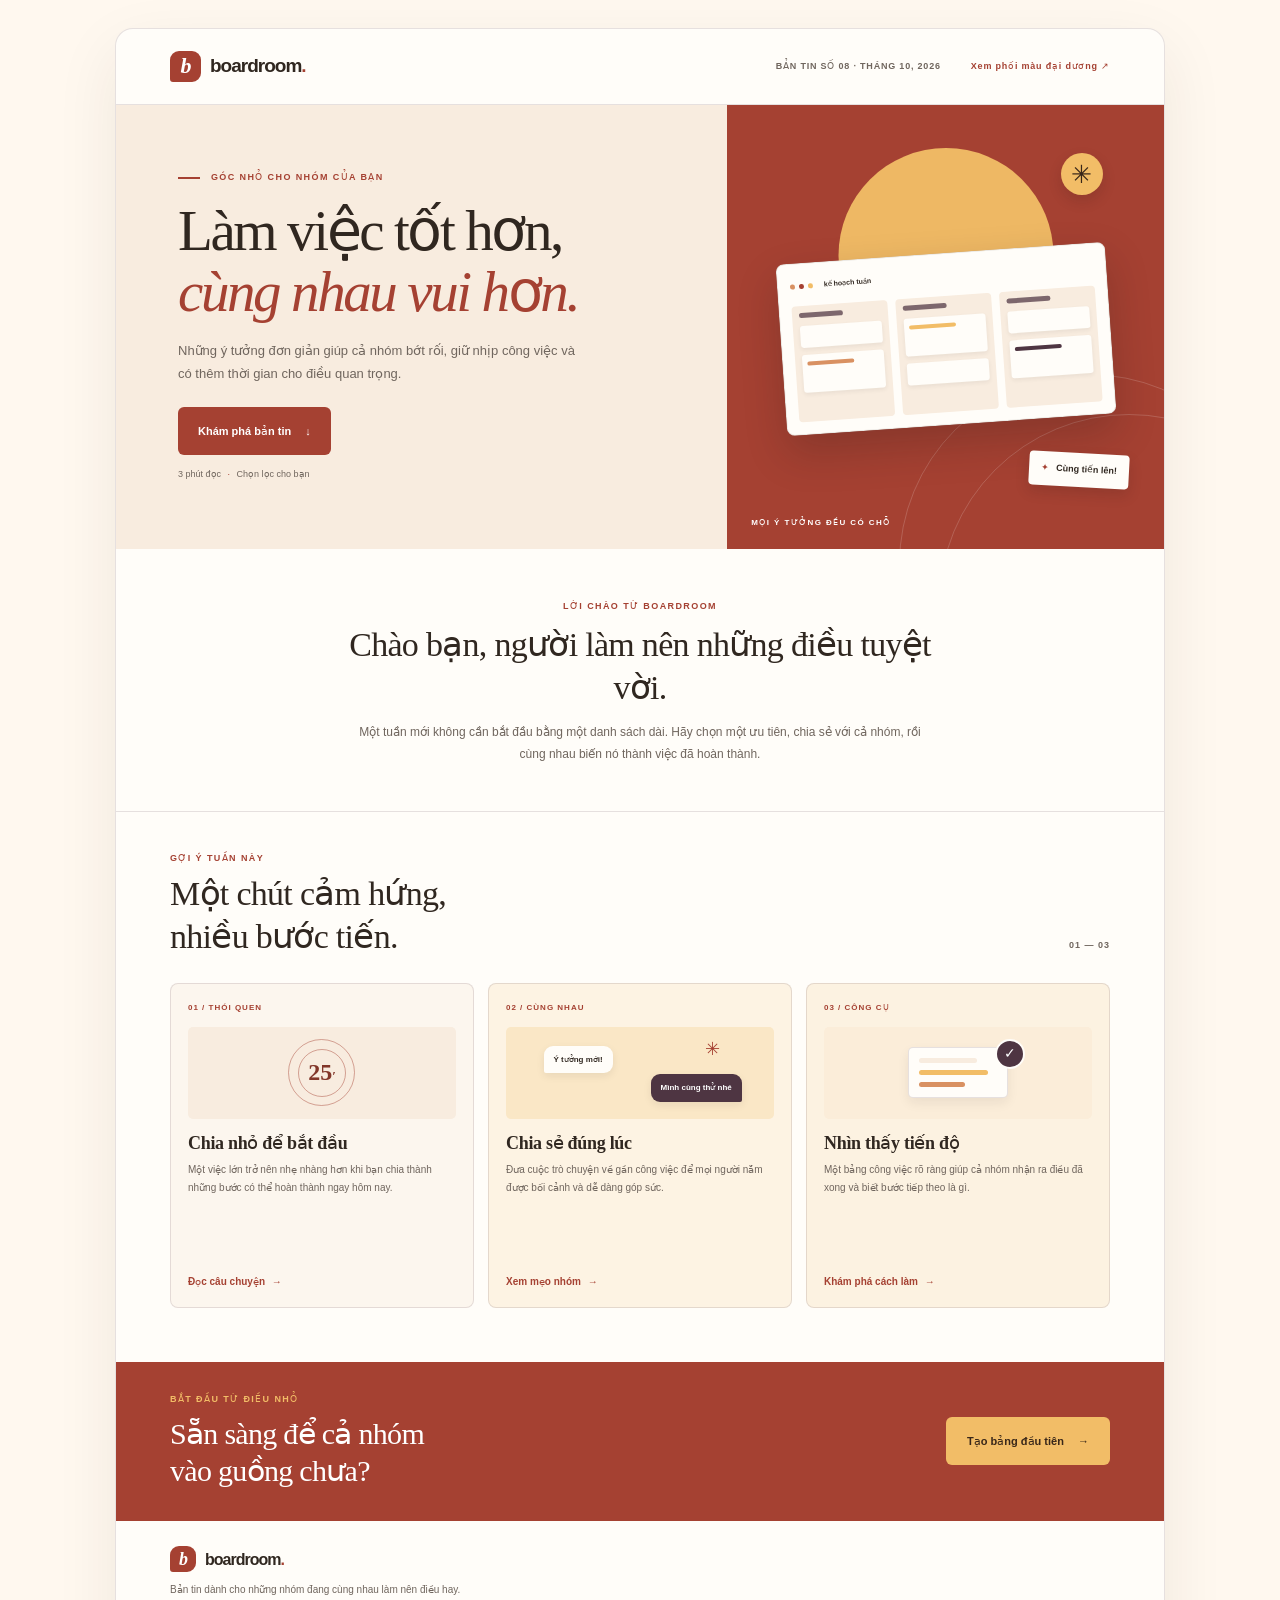
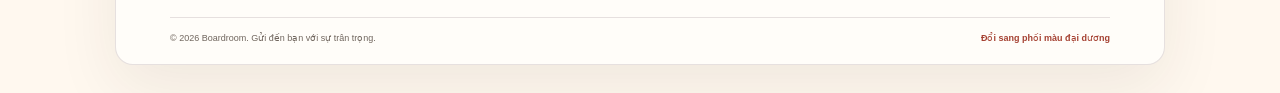
<file: index.html>
<!doctype html>
<html lang="vi" data-palette="terracotta">
<head>
  <meta charset="utf-8">
  <meta name="viewport" content="width=device-width, initial-scale=1">
  <meta name="theme-color" content="#fff8ef">
  <meta name="description" content="Bản tin Boardroom: ý tưởng nhỏ, nhóm làm việc vui hơn.">
  <title>Boardroom — Bản tin số 08</title>
  <link href="https://cdn.jsdelivr.net/npm/bootstrap@5.3.3/dist/css/bootstrap.min.css"
        rel="stylesheet"
        integrity="sha384-QWTKZyjpPEjISv5WaRU9OFeRpok6YctnYmDr5pNlyT2bRjXh0JMhjY6hW+ALEwIH"
        crossorigin="anonymous">
  <link rel="stylesheet" href="style.css">
</head>
<body>
  <div class="newsletter container">
    <header class="newsletter-header">
      <a class="brand" href="index.html" aria-label="Boardroom — trang chủ">
        <span class="brand-mark" aria-hidden="true">b</span>
        <span>boardroom<span class="brand-dot">.</span></span>
      </a>
      <nav class="header-nav" aria-label="Điều hướng bảng màu">
        <span class="issue-label">BẢN TIN SỐ 08 <span aria-hidden="true">·</span> THÁNG 10, 2026</span>
        <a class="palette-link" href="version2.html">Xem phối màu đại dương <span aria-hidden="true">↗</span></a>
      </nav>
    </header>

    <main>
      <section class="hero row g-0 align-items-stretch" aria-labelledby="hero-title">
        <div class="hero-copy col-lg-7">
          <p class="eyebrow"><span class="eyebrow-line"></span> GÓC NHỎ CHO NHÓM CỦA BẠN</p>
          <h1 id="hero-title">Làm việc tốt hơn,<br><em>cùng nhau vui hơn.</em></h1>
          <p class="hero-description">Những ý tưởng đơn giản giúp cả nhóm bớt rối, giữ nhịp công việc và có thêm thời gian cho điều quan trọng.</p>
          <a class="button-primary" href="#stories">Khám phá bản tin <span aria-hidden="true">↓</span></a>
          <p class="reading-note">3 phút đọc <span aria-hidden="true">·</span> Chọn lọc cho bạn</p>
        </div>
        <div class="hero-art col-lg-5" role="img" aria-label="Minh họa bảng công việc với các thẻ màu">
          <div class="art-sun"></div>
          <div class="art-board">
            <div class="board-top"><span></span><span></span><span></span><b>kế hoạch tuần</b></div>
            <div class="board-columns">
              <div class="board-column">
                <i class="column-title"></i>
                <i class="task task-short"></i>
                <i class="task task-tall"><span></span></i>
              </div>
              <div class="board-column">
                <i class="column-title"></i>
                <i class="task task-tall task-highlight"><span></span></i>
                <i class="task task-short"></i>
              </div>
              <div class="board-column">
                <i class="column-title"></i>
                <i class="task task-short"></i>
                <i class="task task-tall task-accent"><span></span></i>
              </div>
            </div>
          </div>
          <div class="art-sticker sticker-star" aria-hidden="true">✳</div>
          <div class="art-sticker sticker-note"><span aria-hidden="true">✦</span> Cùng tiến lên!</div>
          <span class="art-caption">MỌI Ý TƯỞNG ĐỀU CÓ CHỖ</span>
        </div>
      </section>

      <section class="welcome-section" aria-labelledby="welcome-title">
        <p class="eyebrow">LỜI CHÀO TỪ BOARDROOM</p>
        <h2 id="welcome-title">Chào bạn, người làm nên những điều tuyệt vời.</h2>
        <p>Một tuần mới không cần bắt đầu bằng một danh sách dài. Hãy chọn một ưu tiên, chia sẻ với cả nhóm, rồi cùng nhau biến nó thành việc đã hoàn thành.</p>
      </section>

      <section id="stories" class="stories-section" aria-labelledby="stories-title">
        <div class="section-heading">
          <div>
            <p class="eyebrow">GỢI Ý TUẦN NÀY</p>
            <h2 id="stories-title">Một chút cảm hứng,<br>nhiều bước tiến.</h2>
          </div>
          <span class="section-number" aria-hidden="true">01 — 03</span>
        </div>

        <div class="story-grid row g-3">
          <article class="col-md-4">
            <div class="story-card story-card-one h-100">
              <span class="story-index">01 / THÓI QUEN</span>
              <div class="story-illustration illustration-focus" aria-hidden="true">
                <span class="focus-ring ring-one"></span><span class="focus-ring ring-two"></span>
                <span class="focus-core">25<span>′</span></span>
              </div>
              <h3>Chia nhỏ để bắt đầu</h3>
              <p>Một việc lớn trở nên nhẹ nhàng hơn khi bạn chia thành những bước có thể hoàn thành ngay hôm nay.</p>
              <a href="#call-to-action">Đọc câu chuyện <span aria-hidden="true">→</span></a>
            </div>
          </article>
          <article class="col-md-4">
            <div class="story-card story-card-two h-100">
              <span class="story-index">02 / CÙNG NHAU</span>
              <div class="story-illustration illustration-chat" aria-hidden="true">
                <span class="chat-bubble bubble-one">Ý tưởng mới!</span>
                <span class="chat-bubble bubble-two">Mình cùng thử nhé</span>
                <span class="chat-spark">✳</span>
              </div>
              <h3>Chia sẻ đúng lúc</h3>
              <p>Đưa cuộc trò chuyện về gần công việc để mọi người nắm được bối cảnh và dễ dàng góp sức.</p>
              <a href="#call-to-action">Xem mẹo nhóm <span aria-hidden="true">→</span></a>
            </div>
          </article>
          <article class="col-md-4">
            <div class="story-card story-card-three h-100">
              <span class="story-index">03 / CÔNG CỤ</span>
              <div class="story-illustration illustration-check" aria-hidden="true">
                <span class="check-card"><i></i><i></i><i></i></span>
                <span class="check-badge">✓</span>
              </div>
              <h3>Nhìn thấy tiến độ</h3>
              <p>Một bảng công việc rõ ràng giúp cả nhóm nhận ra điều đã xong và biết bước tiếp theo là gì.</p>
              <a href="#call-to-action">Khám phá cách làm <span aria-hidden="true">→</span></a>
            </div>
          </article>
        </div>
      </section>

      <section id="call-to-action" class="cta-section">
        <div>
          <p class="eyebrow">BẮT ĐẦU TỪ ĐIỀU NHỎ</p>
          <h2>Sẵn sàng để cả nhóm<br>vào guồng chưa?</h2>
        </div>
        <a class="button-light" href="https://trello.com/">Tạo bảng đầu tiên <span aria-hidden="true">→</span></a>
      </section>
    </main>

    <footer class="newsletter-footer">
      <a class="brand brand-footer" href="index.html"><span class="brand-mark" aria-hidden="true">b</span><span>boardroom<span class="brand-dot">.</span></span></a>
      <p>Bản tin dành cho những nhóm đang cùng nhau làm nên điều hay.</p>
      <div class="footer-bottom">
        <span>© 2026 Boardroom. Gửi đến bạn với sự trân trọng.</span>
        <a href="version2.html">Đổi sang phối màu đại dương</a>
      </div>
    </footer>
  </div>
</body>
</html>
</file>
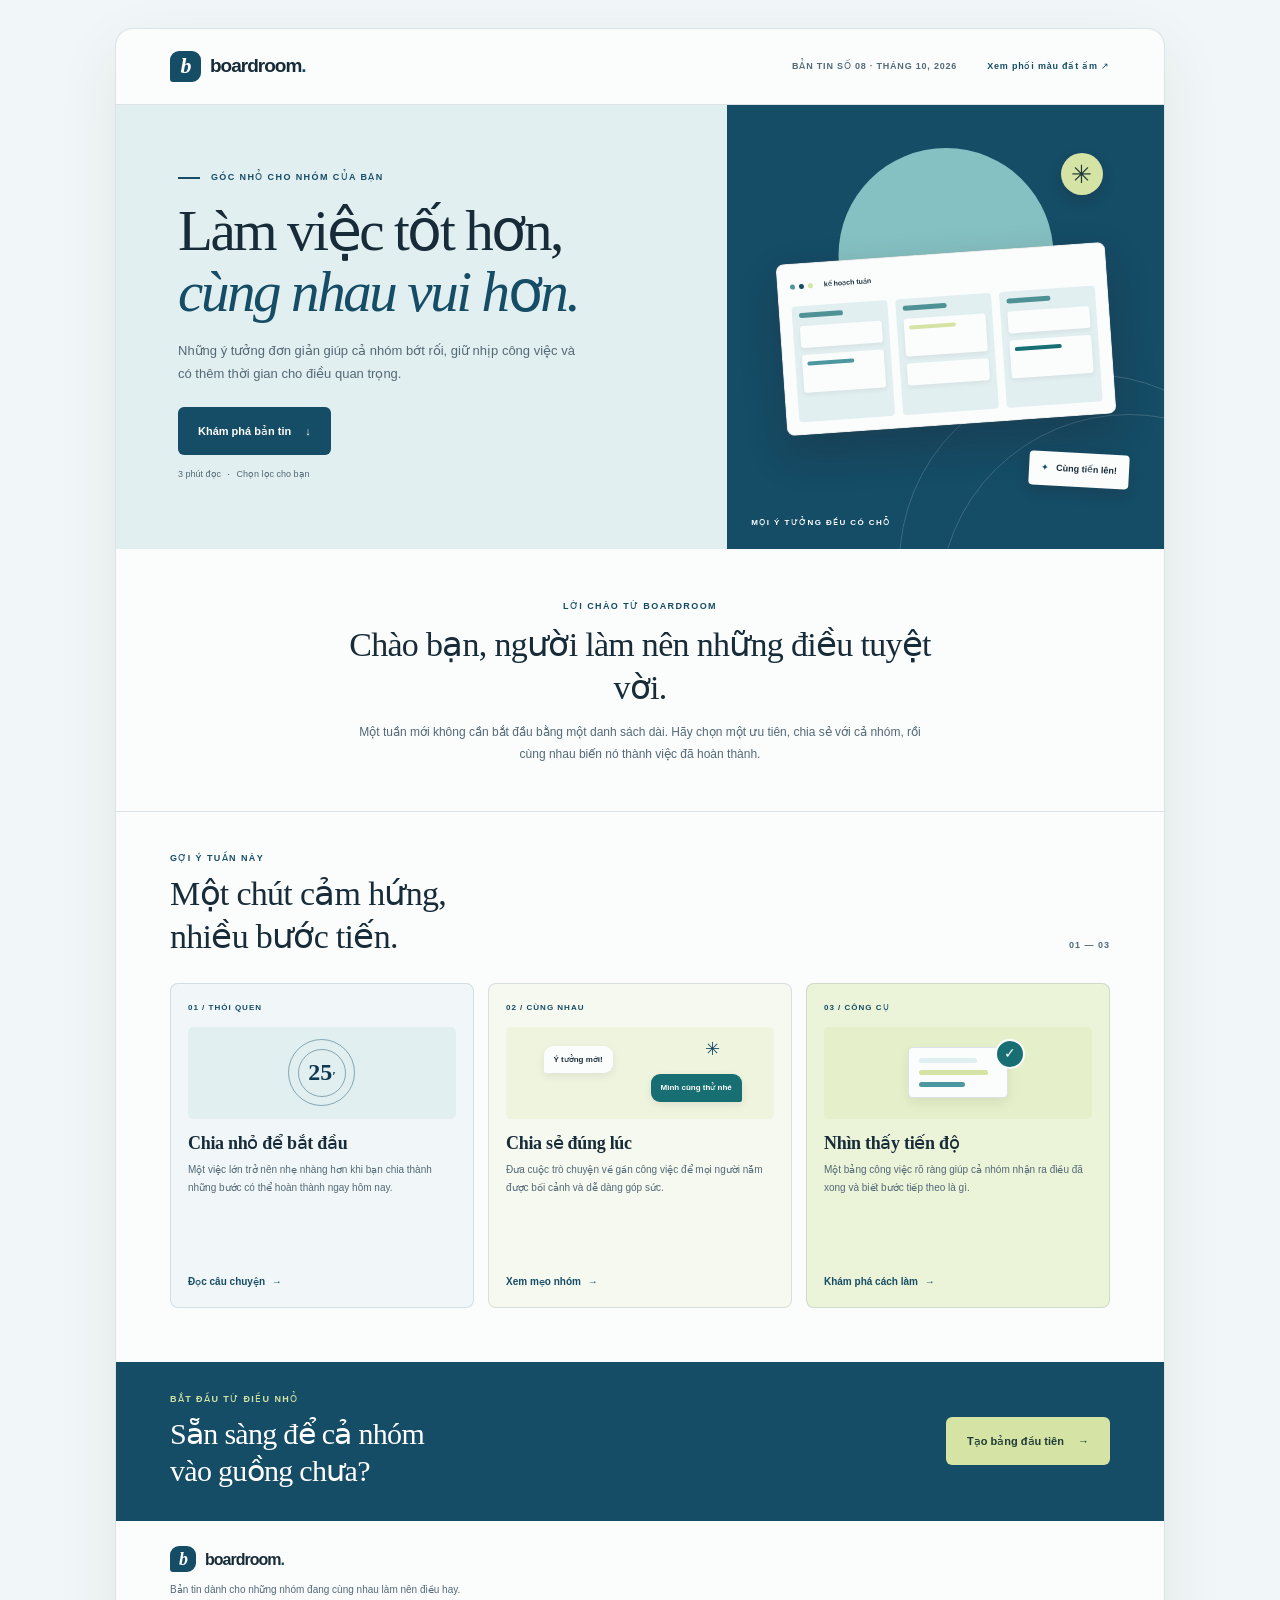
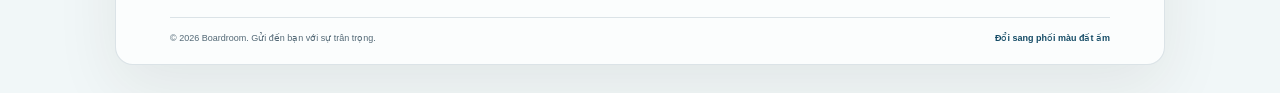
<file: version2.html>
<!doctype html>
<html lang="vi" data-palette="ocean">
<head>
  <meta charset="utf-8">
  <meta name="viewport" content="width=device-width, initial-scale=1">
  <meta name="theme-color" content="#f1f7f8">
  <meta name="description" content="Bản tin Boardroom: ý tưởng nhỏ, nhóm làm việc vui hơn.">
  <title>Boardroom — Bản tin số 08 · Đại dương</title>
  <link href="https://cdn.jsdelivr.net/npm/bootstrap@5.3.3/dist/css/bootstrap.min.css"
        rel="stylesheet"
        integrity="sha384-QWTKZyjpPEjISv5WaRU9OFeRpok6YctnYmDr5pNlyT2bRjXh0JMhjY6hW+ALEwIH"
        crossorigin="anonymous">
  <link rel="stylesheet" href="style.css">
</head>
<body>
  <div class="newsletter container">
    <header class="newsletter-header">
      <a class="brand" href="index.html" aria-label="Boardroom — trang chủ">
        <span class="brand-mark" aria-hidden="true">b</span>
        <span>boardroom<span class="brand-dot">.</span></span>
      </a>
      <nav class="header-nav" aria-label="Điều hướng bảng màu">
        <span class="issue-label">BẢN TIN SỐ 08 <span aria-hidden="true">·</span> THÁNG 10, 2026</span>
        <a class="palette-link" href="index.html">Xem phối màu đất ấm <span aria-hidden="true">↗</span></a>
      </nav>
    </header>

    <main>
      <section class="hero row g-0 align-items-stretch" aria-labelledby="hero-title">
        <div class="hero-copy col-lg-7">
          <p class="eyebrow"><span class="eyebrow-line"></span> GÓC NHỎ CHO NHÓM CỦA BẠN</p>
          <h1 id="hero-title">Làm việc tốt hơn,<br><em>cùng nhau vui hơn.</em></h1>
          <p class="hero-description">Những ý tưởng đơn giản giúp cả nhóm bớt rối, giữ nhịp công việc và có thêm thời gian cho điều quan trọng.</p>
          <a class="button-primary" href="#stories">Khám phá bản tin <span aria-hidden="true">↓</span></a>
          <p class="reading-note">3 phút đọc <span aria-hidden="true">·</span> Chọn lọc cho bạn</p>
        </div>
        <div class="hero-art col-lg-5" role="img" aria-label="Minh họa bảng công việc với các thẻ màu">
          <div class="art-sun"></div>
          <div class="art-board">
            <div class="board-top"><span></span><span></span><span></span><b>kế hoạch tuần</b></div>
            <div class="board-columns">
              <div class="board-column">
                <i class="column-title"></i>
                <i class="task task-short"></i>
                <i class="task task-tall"><span></span></i>
              </div>
              <div class="board-column">
                <i class="column-title"></i>
                <i class="task task-tall task-highlight"><span></span></i>
                <i class="task task-short"></i>
              </div>
              <div class="board-column">
                <i class="column-title"></i>
                <i class="task task-short"></i>
                <i class="task task-tall task-accent"><span></span></i>
              </div>
            </div>
          </div>
          <div class="art-sticker sticker-star" aria-hidden="true">✳</div>
          <div class="art-sticker sticker-note"><span aria-hidden="true">✦</span> Cùng tiến lên!</div>
          <span class="art-caption">MỌI Ý TƯỞNG ĐỀU CÓ CHỖ</span>
        </div>
      </section>

      <section class="welcome-section" aria-labelledby="welcome-title">
        <p class="eyebrow">LỜI CHÀO TỪ BOARDROOM</p>
        <h2 id="welcome-title">Chào bạn, người làm nên những điều tuyệt vời.</h2>
        <p>Một tuần mới không cần bắt đầu bằng một danh sách dài. Hãy chọn một ưu tiên, chia sẻ với cả nhóm, rồi cùng nhau biến nó thành việc đã hoàn thành.</p>
      </section>

      <section id="stories" class="stories-section" aria-labelledby="stories-title">
        <div class="section-heading">
          <div>
            <p class="eyebrow">GỢI Ý TUẦN NÀY</p>
            <h2 id="stories-title">Một chút cảm hứng,<br>nhiều bước tiến.</h2>
          </div>
          <span class="section-number" aria-hidden="true">01 — 03</span>
        </div>

        <div class="story-grid row g-3">
          <article class="col-md-4">
            <div class="story-card story-card-one h-100">
              <span class="story-index">01 / THÓI QUEN</span>
              <div class="story-illustration illustration-focus" aria-hidden="true">
                <span class="focus-ring ring-one"></span><span class="focus-ring ring-two"></span>
                <span class="focus-core">25<span>′</span></span>
              </div>
              <h3>Chia nhỏ để bắt đầu</h3>
              <p>Một việc lớn trở nên nhẹ nhàng hơn khi bạn chia thành những bước có thể hoàn thành ngay hôm nay.</p>
              <a href="#call-to-action">Đọc câu chuyện <span aria-hidden="true">→</span></a>
            </div>
          </article>
          <article class="col-md-4">
            <div class="story-card story-card-two h-100">
              <span class="story-index">02 / CÙNG NHAU</span>
              <div class="story-illustration illustration-chat" aria-hidden="true">
                <span class="chat-bubble bubble-one">Ý tưởng mới!</span>
                <span class="chat-bubble bubble-two">Mình cùng thử nhé</span>
                <span class="chat-spark">✳</span>
              </div>
              <h3>Chia sẻ đúng lúc</h3>
              <p>Đưa cuộc trò chuyện về gần công việc để mọi người nắm được bối cảnh và dễ dàng góp sức.</p>
              <a href="#call-to-action">Xem mẹo nhóm <span aria-hidden="true">→</span></a>
            </div>
          </article>
          <article class="col-md-4">
            <div class="story-card story-card-three h-100">
              <span class="story-index">03 / CÔNG CỤ</span>
              <div class="story-illustration illustration-check" aria-hidden="true">
                <span class="check-card"><i></i><i></i><i></i></span>
                <span class="check-badge">✓</span>
              </div>
              <h3>Nhìn thấy tiến độ</h3>
              <p>Một bảng công việc rõ ràng giúp cả nhóm nhận ra điều đã xong và biết bước tiếp theo là gì.</p>
              <a href="#call-to-action">Khám phá cách làm <span aria-hidden="true">→</span></a>
            </div>
          </article>
        </div>
      </section>

      <section id="call-to-action" class="cta-section">
        <div>
          <p class="eyebrow">BẮT ĐẦU TỪ ĐIỀU NHỎ</p>
          <h2>Sẵn sàng để cả nhóm<br>vào guồng chưa?</h2>
        </div>
        <a class="button-light" href="https://trello.com/">Tạo bảng đầu tiên <span aria-hidden="true">→</span></a>
      </section>
    </main>

    <footer class="newsletter-footer">
      <a class="brand brand-footer" href="index.html"><span class="brand-mark" aria-hidden="true">b</span><span>boardroom<span class="brand-dot">.</span></span></a>
      <p>Bản tin dành cho những nhóm đang cùng nhau làm nên điều hay.</p>
      <div class="footer-bottom">
        <span>© 2026 Boardroom. Gửi đến bạn với sự trân trọng.</span>
        <a href="index.html">Đổi sang phối màu đất ấm</a>
      </div>
    </footer>
  </div>
</body>
</html>
</file>
<file: style.css>
:root {
  color-scheme: light;
  --ink: #302720;
  --muted: #70665e;
  --paper: #fffdf9;
  --canvas: #fff8ef;
  --surface: #f8ecdf;
  --primary: #a54132;
  --primary-deep: #823629;
  --secondary: #4e3542;
  --accent: #f2bd67;
  --accent-ink: #392719;
  --art-base: #f2bd67;
  --art-mid: #d99162;
  --art-light: #f8e2c1;
  --stroke: rgb(78 53 66 / 14%);
  --font-body: "Segoe UI", Arial, sans-serif;
  --font-display: Georgia, "Times New Roman", serif;
  font-family: var(--font-body);
  color: var(--ink);
  background: var(--canvas);
  font-synthesis: none;
  text-rendering: optimizeLegibility;
}

html[data-palette="ocean"] {
  color-scheme: light;
  --ink: #172b38;
  --muted: #536976;
  --paper: #fbfdfd;
  --canvas: #f1f7f8;
  --surface: #e2eff0;
  --primary: #154c66;
  --primary-deep: #10384e;
  --secondary: #176f73;
  --accent: #d5e4a4;
  --accent-ink: #213b39;
  --art-base: #8ac5c6;
  --art-mid: #4d98a0;
  --art-light: #d5e4a4;
  --stroke: rgb(21 76 102 / 14%);
}

* {
  box-sizing: border-box;
}

body {
  min-width: 320px;
  margin: 0;
  padding: 28px 18px;
  background: var(--canvas);
  color: var(--ink);
  font-family: var(--font-body);
  font-size: 14px;
  line-height: 1.7;
}

a {
  color: inherit;
}

a:focus-visible {
  outline: 3px solid var(--secondary);
  outline-offset: 4px;
}

.newsletter {
  max-width: 1050px;
  padding: 0;
  overflow: hidden;
  border: 1px solid var(--stroke);
  border-radius: 18px;
  background: var(--paper);
  box-shadow: 0 22px 64px rgb(47 40 31 / 8%);
}

.newsletter-header {
  min-height: 76px;
  padding: 14px clamp(22px, 5vw, 54px);
  display: flex;
  align-items: center;
  justify-content: space-between;
  gap: 20px;
  border-bottom: 1px solid var(--stroke);
}

.brand {
  display: inline-flex;
  flex: 0 0 auto;
  align-items: center;
  gap: 9px;
  color: var(--ink);
  font-size: 19px;
  font-weight: 750;
  letter-spacing: -1px;
  text-decoration: none;
}

.brand-mark {
  width: 31px;
  height: 31px;
  display: grid;
  place-items: center;
  border-radius: 9px 9px 9px 3px;
  background: var(--primary);
  color: #fff;
  font-family: var(--font-display);
  font-size: 22px;
  font-style: italic;
  line-height: 1;
}

.brand-dot {
  color: var(--primary);
}

.header-nav {
  display: flex;
  align-items: center;
  gap: clamp(12px, 3vw, 30px);
}

.issue-label,
.palette-link {
  font-size: 9px;
  font-weight: 700;
  letter-spacing: 0.8px;
}

.issue-label {
  color: var(--muted);
}

.palette-link {
  color: var(--primary);
  text-decoration: none;
}

.palette-link:hover,
.story-card > a:hover,
.footer-bottom a:hover {
  text-decoration: underline;
  text-underline-offset: 3px;
}

.hero {
  min-height: 390px;
  background: var(--surface);
}

.hero-copy {
  padding: clamp(32px, 6vw, 66px) clamp(26px, 6vw, 62px);
  display: flex;
  flex-direction: column;
  align-items: flex-start;
  justify-content: center;
}

.eyebrow {
  margin: 0 0 15px;
  color: var(--primary);
  font-size: 9px;
  font-weight: 800;
  letter-spacing: 1.4px;
  line-height: 1.5;
}

.eyebrow-line {
  width: 22px;
  height: 2px;
  margin-right: 7px;
  display: inline-block;
  vertical-align: middle;
  background: currentColor;
}

h1,
h2,
h3,
p {
  margin-top: 0;
}

h1,
h2,
h3 {
  color: var(--ink);
}

.hero h1 {
  margin-bottom: 16px;
  font-family: var(--font-display);
  font-size: clamp(37px, 5.3vw, 57px);
  font-weight: 500;
  letter-spacing: -2.4px;
  line-height: 1.08;
}

.hero h1 em {
  color: var(--primary);
  font-weight: 400;
}

.hero-description {
  max-width: 405px;
  margin-bottom: 22px;
  color: var(--muted);
  font-size: 13px;
  line-height: 1.8;
}

.button-primary,
.button-light {
  min-height: 48px;
  padding: 0 19px;
  display: inline-flex;
  align-items: center;
  justify-content: center;
  gap: 14px;
  border: 1px solid transparent;
  border-radius: 6px;
  background: var(--primary);
  color: #fff;
  font-size: 11px;
  font-weight: 700;
  text-decoration: none;
  transition: background-color 150ms ease, transform 150ms ease;
}

.button-primary:hover {
  transform: translateY(-1px);
  background: var(--primary-deep);
  color: #fff;
}

.reading-note {
  margin: 12px 0 0;
  color: var(--muted);
  font-size: 9px;
}

.reading-note span {
  padding: 0 4px;
  color: var(--primary);
}

.hero-art {
  min-height: 350px;
  position: relative;
  display: grid;
  place-items: center;
  overflow: hidden;
  background: var(--primary);
}

.hero-art::before,
.hero-art::after {
  width: 380px;
  height: 380px;
  position: absolute;
  border: 1px solid rgb(255 255 255 / 17%);
  border-radius: 50%;
  content: "";
}

.hero-art::before {
  right: -155px;
  bottom: -245px;
}

.hero-art::after {
  right: -115px;
  bottom: -205px;
}

.art-sun {
  width: 215px;
  height: 215px;
  position: absolute;
  top: 43px;
  left: 50%;
  border-radius: 50%;
  background: var(--art-base);
  opacity: 0.96;
  transform: translateX(-50%);
}

.art-board {
  width: min(82%, 330px);
  position: relative;
  z-index: 1;
  margin-top: 25px;
  padding: 12px;
  border: 1px solid rgb(48 39 32 / 10%);
  border-radius: 8px;
  background: var(--paper);
  box-shadow: 0 18px 40px rgb(38 25 25 / 22%);
  transform: rotate(-4deg);
}

.board-top {
  min-height: 20px;
  margin-bottom: 10px;
  display: flex;
  align-items: center;
  gap: 4px;
}

.board-top > span {
  width: 5px;
  height: 5px;
  border-radius: 50%;
  background: var(--art-mid);
}

.board-top > span:nth-child(2) {
  background: var(--primary);
}

.board-top > span:nth-child(3) {
  background: var(--accent);
}

.board-top b {
  margin-left: 7px;
  color: var(--ink);
  font-size: 7px;
}

.board-columns {
  display: grid;
  grid-template-columns: repeat(3, 1fr);
  gap: 8px;
}

.board-column {
  min-height: 116px;
  padding: 7px;
  border-radius: 4px;
  background: var(--surface);
}

.column-title {
  width: 54%;
  height: 5px;
  margin-bottom: 8px;
  display: block;
  border-radius: 5px;
  background: var(--secondary);
  opacity: 0.72;
}

.task {
  min-height: 28px;
  margin-bottom: 7px;
  padding: 7px 5px;
  display: block;
  border-radius: 3px;
  background: var(--paper);
  box-shadow: 0 2px 4px rgb(36 36 36 / 7%);
}

.task-short {
  min-height: 22px;
}

.task-tall {
  min-height: 38px;
}

.task > span {
  width: 65%;
  height: 4px;
  display: block;
  border-radius: 5px;
  background: var(--art-mid);
}

.task-highlight > span {
  background: var(--accent);
}

.task-accent > span {
  background: var(--secondary);
}

.art-sticker {
  position: absolute;
  z-index: 2;
  display: grid;
  place-items: center;
  box-shadow: 0 6px 14px rgb(39 23 23 / 15%);
}

.sticker-star {
  width: 42px;
  height: 42px;
  top: 48px;
  right: 14%;
  border-radius: 50%;
  background: var(--accent);
  color: var(--accent-ink);
  font-size: 25px;
}

.sticker-note {
  min-height: 34px;
  right: 8%;
  bottom: 62px;
  padding: 0 12px;
  display: flex;
  gap: 7px;
  border-radius: 4px;
  background: var(--paper);
  color: var(--ink);
  font-size: 9px;
  font-weight: 700;
  transform: rotate(3deg);
}

.sticker-note span {
  color: var(--primary);
}

.art-caption {
  position: absolute;
  bottom: 19px;
  left: 24px;
  color: #fff;
  font-size: 8px;
  font-weight: 700;
  letter-spacing: 1.4px;
}

.welcome-section {
  max-width: 680px;
  margin: 0 auto;
  padding: 51px 28px 45px;
  text-align: center;
}

.welcome-section .eyebrow {
  margin-bottom: 11px;
}

.welcome-section h2,
.section-heading h2,
.cta-section h2 {
  font-family: var(--font-display);
  font-size: clamp(25px, 3.5vw, 34px);
  font-weight: 500;
  letter-spacing: -0.7px;
  line-height: 1.25;
}

.welcome-section h2 {
  margin-bottom: 12px;
}

.welcome-section > p:last-child {
  max-width: 590px;
  margin: 0 auto;
  color: var(--muted);
  font-size: 12px;
  line-height: 1.85;
}

.stories-section {
  padding: 40px clamp(24px, 5vw, 54px) 54px;
  border-top: 1px solid var(--stroke);
  background: var(--paper);
}

.section-heading {
  margin-bottom: 25px;
  display: flex;
  align-items: flex-end;
  justify-content: space-between;
  gap: 24px;
}

.section-heading .eyebrow {
  margin-bottom: 8px;
}

.section-heading h2 {
  margin-bottom: 0;
}

.section-number {
  padding-bottom: 5px;
  color: var(--muted);
  font-size: 9px;
  font-weight: 700;
  letter-spacing: 1px;
}

.story-grid {
  --bs-gutter-x: 14px;
  --bs-gutter-y: 14px;
}

.story-card {
  min-height: 325px;
  padding: 17px;
  display: flex;
  flex-direction: column;
  border: 1px solid var(--stroke);
  border-radius: 8px;
  background: var(--paper);
}

.story-card-one {
  background: color-mix(in srgb, var(--surface) 42%, var(--paper));
}

.story-card-two {
  background: color-mix(in srgb, var(--accent) 15%, var(--paper));
}

.story-card-three {
  background: color-mix(in srgb, var(--art-light) 42%, var(--paper));
}

.story-index {
  color: var(--primary);
  font-size: 8px;
  font-weight: 800;
  letter-spacing: 1px;
}

.story-illustration {
  height: 92px;
  position: relative;
  margin: 12px 0 14px;
  display: grid;
  place-items: center;
  overflow: hidden;
  border-radius: 5px;
  background: var(--surface);
}

.story-card-two .story-illustration {
  background: color-mix(in srgb, var(--accent) 35%, var(--paper));
}

.story-card-three .story-illustration {
  background: color-mix(in srgb, var(--art-light) 58%, var(--paper));
}

.focus-ring {
  position: absolute;
  border: 1px solid var(--primary);
  border-radius: 50%;
  opacity: 0.45;
}

.ring-one {
  width: 67px;
  height: 67px;
}

.ring-two {
  width: 48px;
  height: 48px;
}

.focus-core {
  z-index: 1;
  color: var(--primary-deep);
  font-family: var(--font-display);
  font-size: 24px;
  font-weight: 700;
}

.focus-core span {
  font-size: 13px;
}

.chat-bubble {
  position: absolute;
  padding: 7px 10px;
  border-radius: 9px 9px 9px 2px;
  background: var(--paper);
  color: var(--ink);
  font-size: 8px;
  font-weight: 700;
  box-shadow: 0 3px 8px rgb(30 30 30 / 8%);
}

.bubble-one {
  top: 19px;
  left: 14%;
}

.bubble-two {
  right: 12%;
  bottom: 17px;
  border-radius: 9px 9px 2px 9px;
  background: var(--secondary);
  color: #fff;
}

.chat-spark {
  position: absolute;
  top: 7px;
  right: 20%;
  color: var(--primary);
  font-size: 18px;
}

.check-card {
  width: 100px;
  padding: 10px;
  display: grid;
  gap: 7px;
  border: 1px solid var(--stroke);
  border-radius: 5px;
  background: var(--paper);
  box-shadow: 0 5px 12px rgb(30 30 30 / 7%);
}

.check-card i {
  width: 74%;
  height: 5px;
  display: block;
  border-radius: 4px;
  background: var(--surface);
}

.check-card i:nth-child(2) {
  width: 88%;
  background: var(--accent);
}

.check-card i:nth-child(3) {
  width: 59%;
  background: var(--art-mid);
}

.check-badge {
  width: 30px;
  height: 30px;
  position: absolute;
  top: 12px;
  right: calc(50% - 67px);
  display: grid;
  place-items: center;
  border: 2px solid var(--paper);
  border-radius: 50%;
  background: var(--secondary);
  color: #fff;
  font-size: 14px;
  font-weight: 800;
}

.story-card h3 {
  margin-bottom: 7px;
  font-family: var(--font-display);
  font-size: 18px;
  font-weight: 600;
  letter-spacing: -0.3px;
}

.story-card p {
  margin-bottom: 14px;
  color: var(--muted);
  font-size: 10px;
  line-height: 1.75;
}

.story-card > a {
  width: fit-content;
  margin-top: auto;
  color: var(--primary);
  font-size: 10px;
  font-weight: 750;
  text-decoration: none;
}

.story-card > a span {
  margin-left: 4px;
}

.cta-section {
  padding: 31px clamp(24px, 5vw, 54px);
  display: flex;
  align-items: center;
  justify-content: space-between;
  gap: 25px;
  background: var(--primary);
}

.cta-section .eyebrow {
  margin-bottom: 8px;
  color: var(--accent);
}

.cta-section h2 {
  margin-bottom: 0;
  color: #fff;
  font-size: clamp(24px, 3vw, 30px);
}

.button-light {
  min-width: 164px;
  flex: 0 0 auto;
  background: var(--accent);
  color: var(--accent-ink);
}

.button-light:hover {
  transform: translateY(-1px);
  background: var(--art-light);
  color: var(--accent-ink);
}

.newsletter-footer {
  padding: 25px clamp(24px, 5vw, 54px) 18px;
}

.brand-footer {
  font-size: 16px;
}

.brand-footer .brand-mark {
  width: 26px;
  height: 26px;
  font-size: 18px;
}

.newsletter-footer > p {
  margin: 8px 0 19px;
  color: var(--muted);
  font-size: 10px;
}

.footer-bottom {
  padding-top: 13px;
  display: flex;
  justify-content: space-between;
  gap: 14px;
  border-top: 1px solid var(--stroke);
  color: var(--muted);
  font-size: 9px;
}

.footer-bottom a {
  color: var(--primary);
  font-weight: 700;
  text-decoration: none;
}

@media (max-width: 767.98px) {
  body {
    padding: 14px 10px;
  }

  .newsletter {
    border-radius: 12px;
  }

  .newsletter-header {
    min-height: 68px;
    padding: 12px 20px;
  }

  .issue-label {
    display: none;
  }

  .hero-copy {
    min-height: 330px;
  }

  .hero-art {
    min-height: 300px;
  }

  .hero-art .art-board {
    width: min(75%, 330px);
  }

  .welcome-section {
    padding-top: 39px;
    padding-bottom: 34px;
  }

  .stories-section {
    padding-top: 34px;
    padding-bottom: 38px;
  }

  .story-card {
    min-height: 300px;
  }
}

@media (max-width: 480px) {
  .newsletter-header {
    align-items: flex-start;
    gap: 10px;
  }

  .brand {
    font-size: 16px;
  }

  .brand-mark {
    width: 27px;
    height: 27px;
    font-size: 19px;
  }

  .header-nav {
    justify-content: flex-end;
  }

  .palette-link {
    max-width: 128px;
    text-align: right;
    font-size: 8px;
    line-height: 1.5;
  }

  .hero-copy {
    min-height: 320px;
    padding: 34px 25px;
  }

  .hero h1 {
    font-size: 39px;
  }

  .hero-art {
    min-height: 270px;
  }

  .art-sun {
    width: 190px;
    height: 190px;
  }

  .sticker-star {
    right: 9%;
  }

  .section-heading {
    align-items: flex-start;
  }

  .section-number {
    padding-top: 5px;
    white-space: nowrap;
  }

  .cta-section {
    align-items: flex-start;
    flex-direction: column;
  }

  .footer-bottom {
    flex-direction: column;
  }
}

@media (prefers-reduced-motion: reduce) {
  *,
  *::before,
  *::after {
    scroll-behavior: auto !important;
    transition-duration: 0.01ms !important;
  }
}
</file>
